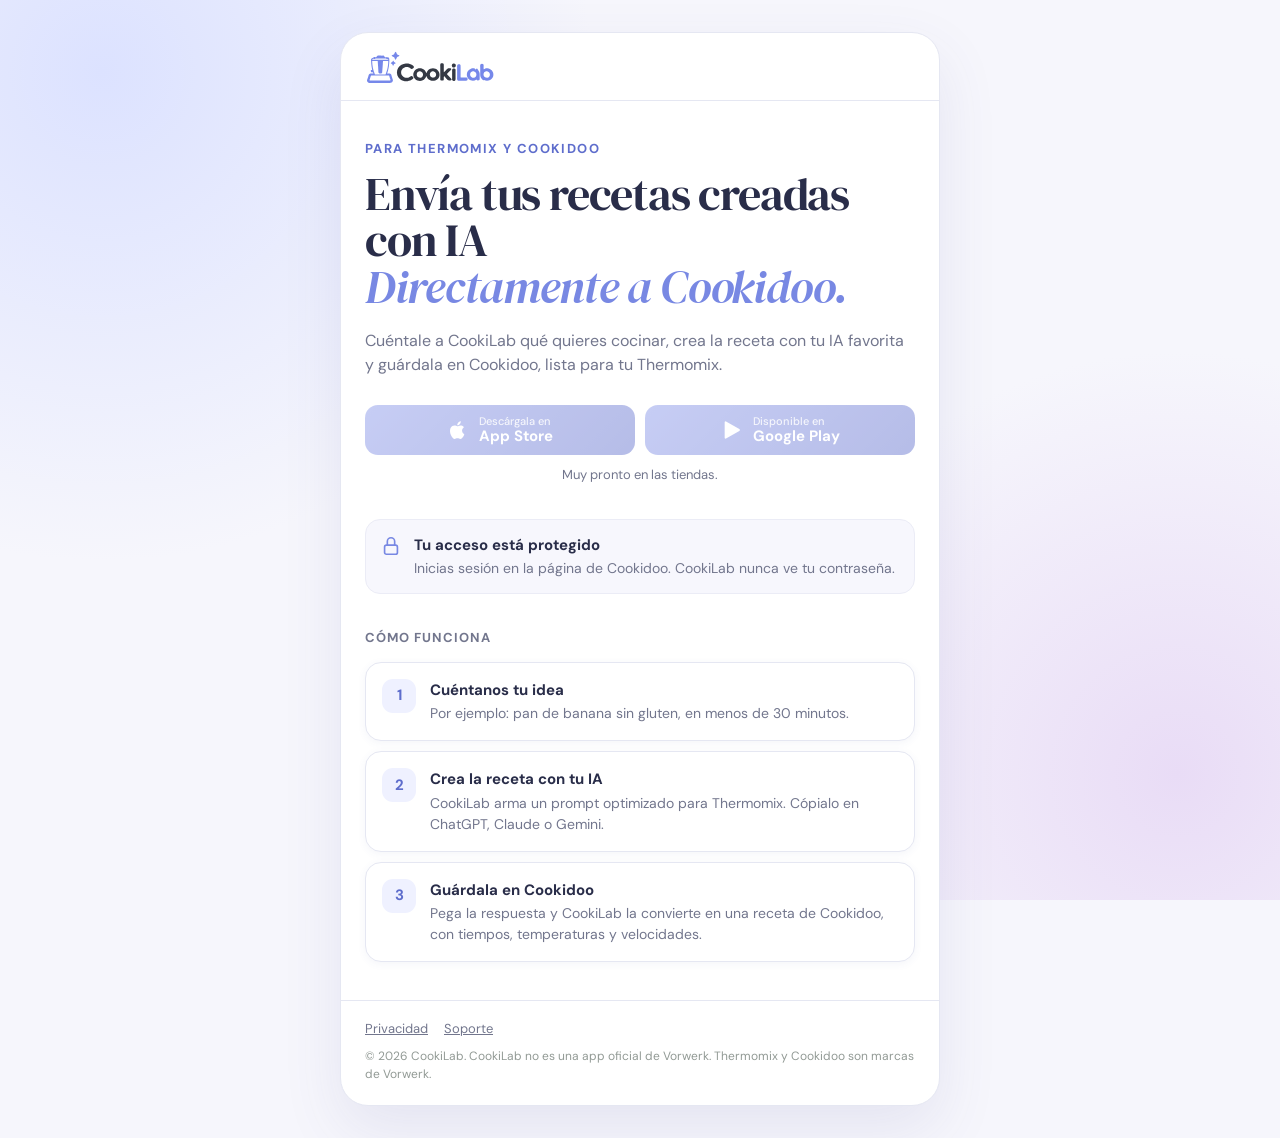
<file: index.html>
<!doctype html>
<html lang="es">
<head>
  <meta charset="utf-8">
  <meta name="viewport" content="width=device-width, initial-scale=1">
  <title>CookiLab · Tus recetas creadas con IA, directo a Cookidoo</title>
  <meta name="description" content="Crea recetas para Thermomix con ChatGPT, Claude o Gemini y guárdalas directamente en Cookidoo con CookiLab.">
  <meta name="theme-color" content="#f6f6fc" media="(prefers-color-scheme: light)">
  <meta name="theme-color" content="#161827" media="(prefers-color-scheme: dark)">
  <meta property="og:title" content="CookiLab">
  <meta property="og:description" content="Envía tus recetas creadas con IA directamente a Cookidoo.">
  <meta property="og:url" content="https://cookilab.app/">
  <meta property="og:image" content="https://cookilab.app/img/icon-512.png">
  <link rel="icon" href="/img/favicon-32.png" type="image/png">
  <link rel="apple-touch-icon" href="/img/apple-touch-icon.png">
  <link rel="preconnect" href="https://fonts.googleapis.com">
  <link rel="preconnect" href="https://fonts.gstatic.com" crossorigin>
  <link href="https://fonts.googleapis.com/css2?family=DM+Sans:wght@400;500;700&family=DM+Serif+Display:ital@0;1&display=swap" rel="stylesheet">
  <link rel="stylesheet" href="/style.css">
</head>
<body>
  <div class="app-card">
    <header class="app-header">
      <a href="/"><img src="/img/logo.svg" alt="CookiLab" width="131" height="34"></a>
    </header>

    <main class="app-body">
      <p class="eyebrow">Para Thermomix y Cookidoo</p>
      <h1 class="hero">Envía tus recetas creadas con&nbsp;IA <em>Directamente a Cookidoo.</em></h1>
      <p class="lead">Cuéntale a CookiLab qué quieres cocinar, crea la receta con tu IA favorita y guárdala en Cookidoo, lista para tu Thermomix.</p>

      <!-- Cuando la app esté publicada: pon el link de la tienda en href y quita la clase "soon". -->
      <div class="stores">
        <a class="button soon" href="#" aria-label="App Store, próximamente">
          <svg viewBox="0 0 24 24" fill="currentColor" aria-hidden="true"><path d="M16.4 12.6c0-2.4 2-3.6 2.1-3.7-1.1-1.7-2.9-1.9-3.5-1.9-1.5-.2-2.9.9-3.7.9-.8 0-1.9-.9-3.2-.8-1.6 0-3.1 1-4 2.4-1.7 3-.4 7.4 1.2 9.8.8 1.2 1.8 2.5 3 2.4 1.2 0 1.7-.8 3.1-.8 1.5 0 1.9.8 3.2.8 1.3 0 2.2-1.2 3-2.4.9-1.4 1.3-2.7 1.3-2.8 0 0-2.5-1-2.5-3.9zM14 5.5c.7-.8 1.1-1.9 1-3-1 0-2.1.7-2.8 1.5-.6.7-1.2 1.8-1 2.9 1.1.1 2.1-.6 2.8-1.4z"/></svg>
          <span><small>Descárgala en</small>App Store</span>
        </a>
        <a class="button soon" href="#" aria-label="Google Play, próximamente">
          <svg viewBox="0 0 24 24" fill="currentColor" aria-hidden="true"><path d="M4 3.5v17a1 1 0 0 0 1.5.9L20 13a1.2 1.2 0 0 0 0-2L5.5 2.6A1 1 0 0 0 4 3.5z"/></svg>
          <span><small>Disponible en</small>Google Play</span>
        </a>
      </div>
      <p class="store-note">Muy pronto en las tiendas.</p>

      <div class="note">
        <svg viewBox="0 0 24 24" fill="none" stroke="currentColor" stroke-width="1.8" stroke-linecap="round" stroke-linejoin="round" aria-hidden="true"><rect x="5" y="11" width="14" height="10" rx="2"/><path d="M8 11V7a4 4 0 0 1 8 0v4"/></svg>
        <div>
          <strong>Tu acceso está protegido</strong>
          <p>Inicias sesión en la página de Cookidoo. CookiLab nunca ve tu contraseña.</p>
        </div>
      </div>

      <h2 class="section">Cómo funciona</h2>
      <ol class="steps">
        <li class="step">
          <span class="step-num">1</span>
          <div><h3>Cuéntanos tu idea</h3><p>Por ejemplo: pan de banana sin gluten, en menos de 30 minutos.</p></div>
        </li>
        <li class="step">
          <span class="step-num">2</span>
          <div><h3>Crea la receta con tu IA</h3><p>CookiLab arma un prompt optimizado para Thermomix. Cópialo en ChatGPT, Claude o Gemini.</p></div>
        </li>
        <li class="step">
          <span class="step-num">3</span>
          <div><h3>Guárdala en Cookidoo</h3><p>Pega la respuesta y CookiLab la convierte en una receta de Cookidoo, con tiempos, temperaturas y velocidades.</p></div>
        </li>
      </ol>
    </main>

    <footer class="app-footer">
      <nav><a href="/privacidad/">Privacidad</a><a href="/soporte/">Soporte</a></nav>
      <p>© 2026 CookiLab. CookiLab no es una app oficial de Vorwerk. Thermomix y Cookidoo son marcas de Vorwerk.</p>
    </footer>
  </div>
</body>
</html>
</file>
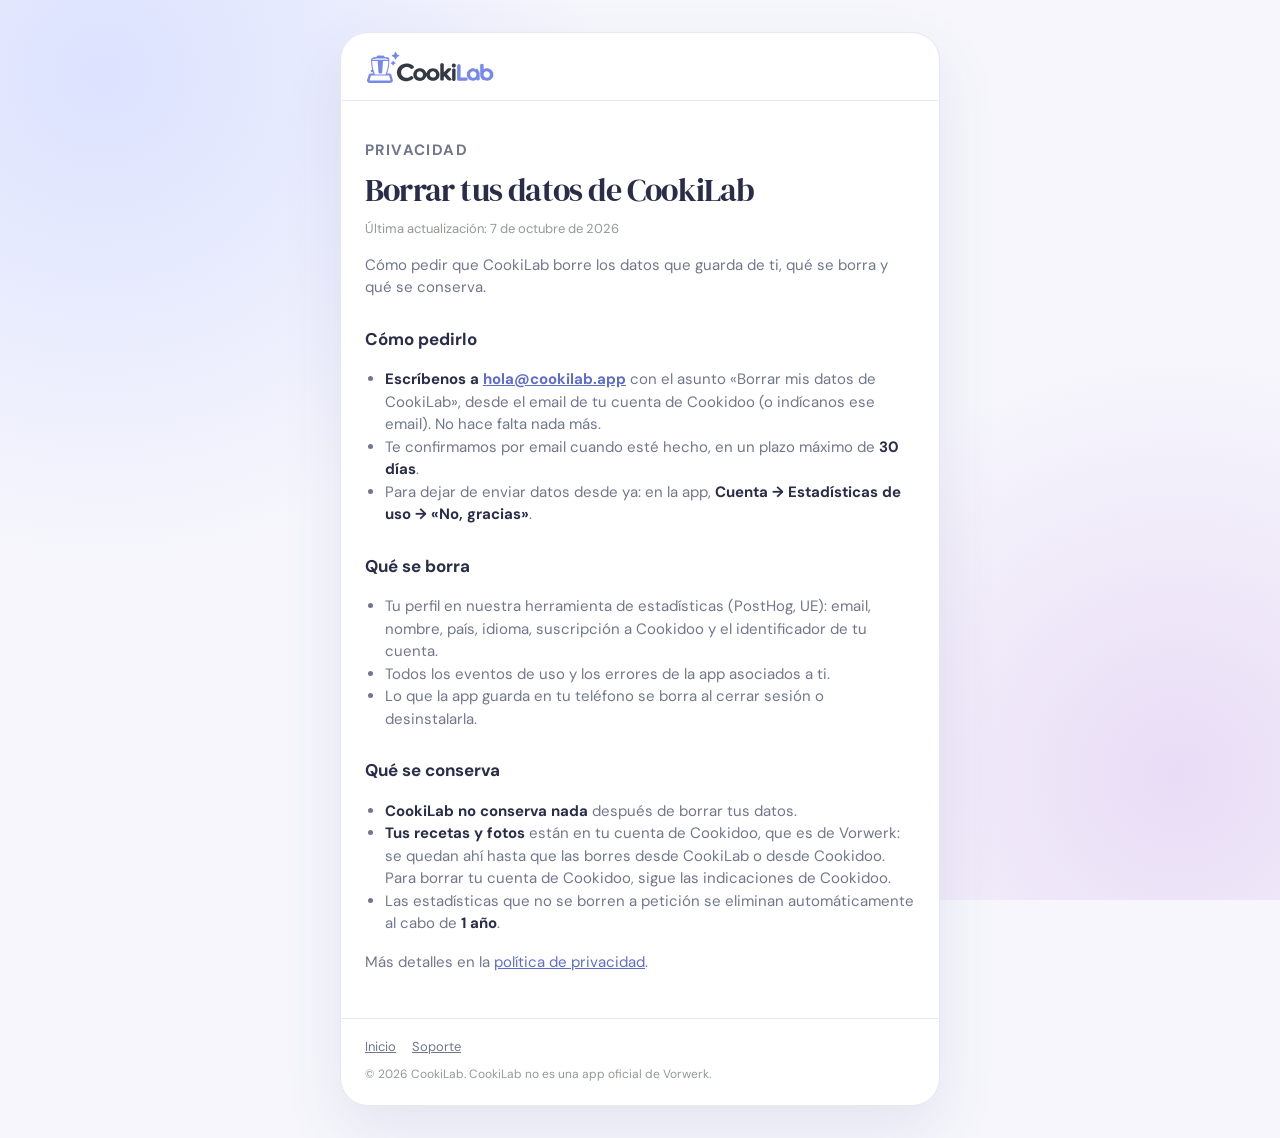
<file: borrar-datos/index.html>
<!doctype html>
<html lang="es">
<head>
  <meta charset="utf-8">
  <meta name="viewport" content="width=device-width, initial-scale=1">
  <title>Borrar tus datos · CookiLab</title>
  <meta name="theme-color" content="#f6f6fc" media="(prefers-color-scheme: light)">
  <meta name="theme-color" content="#161827" media="(prefers-color-scheme: dark)">
  <link rel="icon" href="/img/favicon-32.png" type="image/png">
  <link rel="apple-touch-icon" href="/img/apple-touch-icon.png">
  <link rel="preconnect" href="https://fonts.googleapis.com">
  <link rel="preconnect" href="https://fonts.gstatic.com" crossorigin>
  <link href="https://fonts.googleapis.com/css2?family=DM+Sans:wght@400;500;700&family=DM+Serif+Display:ital@0;1&display=swap" rel="stylesheet">
  <link rel="stylesheet" href="/style.css">
</head>
<body>
  <div class="app-card">
    <header class="app-header">
      <a href="/"><img src="/img/logo.svg" alt="CookiLab" width="131" height="34"></a>
    </header>

    <main class="app-body doc">
      <p class="eyebrow">Privacidad</p>
      <h1 class="display">Borrar tus datos de CookiLab</h1>
      <p class="updated">Última actualización: 7 de octubre de 2026</p>

      <p>Cómo pedir que CookiLab borre los datos que guarda de ti, qué se borra y qué se conserva.</p>

      <h2>Cómo pedirlo</h2>
      <ul>
        <li><strong>Escríbenos a <a href="mailto:hola@cookilab.app?subject=Borrar%20mis%20datos%20de%20CookiLab">hola@cookilab.app</a></strong> con el asunto «Borrar mis datos de CookiLab», desde el email de tu cuenta de Cookidoo (o indícanos ese email). No hace falta nada más.</li>
        <li>Te confirmamos por email cuando esté hecho, en un plazo máximo de <strong>30 días</strong>.</li>
        <li>Para dejar de enviar datos desde ya: en la app, <strong>Cuenta → Estadísticas de uso → «No, gracias»</strong>.</li>
      </ul>

      <h2>Qué se borra</h2>
      <ul>
        <li>Tu perfil en nuestra herramienta de estadísticas (PostHog, UE): email, nombre, país, idioma, suscripción a Cookidoo y el identificador de tu cuenta.</li>
        <li>Todos los eventos de uso y los errores de la app asociados a ti.</li>
        <li>Lo que la app guarda en tu teléfono se borra al cerrar sesión o desinstalarla.</li>
      </ul>

      <h2>Qué se conserva</h2>
      <ul>
        <li><strong>CookiLab no conserva nada</strong> después de borrar tus datos.</li>
        <li><strong>Tus recetas y fotos</strong> están en tu cuenta de Cookidoo, que es de Vorwerk: se quedan ahí hasta que las borres desde CookiLab o desde Cookidoo. Para borrar tu cuenta de Cookidoo, sigue las indicaciones de Cookidoo.</li>
        <li>Las estadísticas que no se borren a petición se eliminan automáticamente al cabo de <strong>1 año</strong>.</li>
      </ul>

      <p>Más detalles en la <a href="/privacidad/">política de privacidad</a>.</p>
    </main>

    <footer class="app-footer">
      <nav><a href="/">Inicio</a><a href="/soporte/">Soporte</a></nav>
      <p>© 2026 CookiLab. CookiLab no es una app oficial de Vorwerk.</p>
    </footer>
  </div>
</body>
</html>
</file>
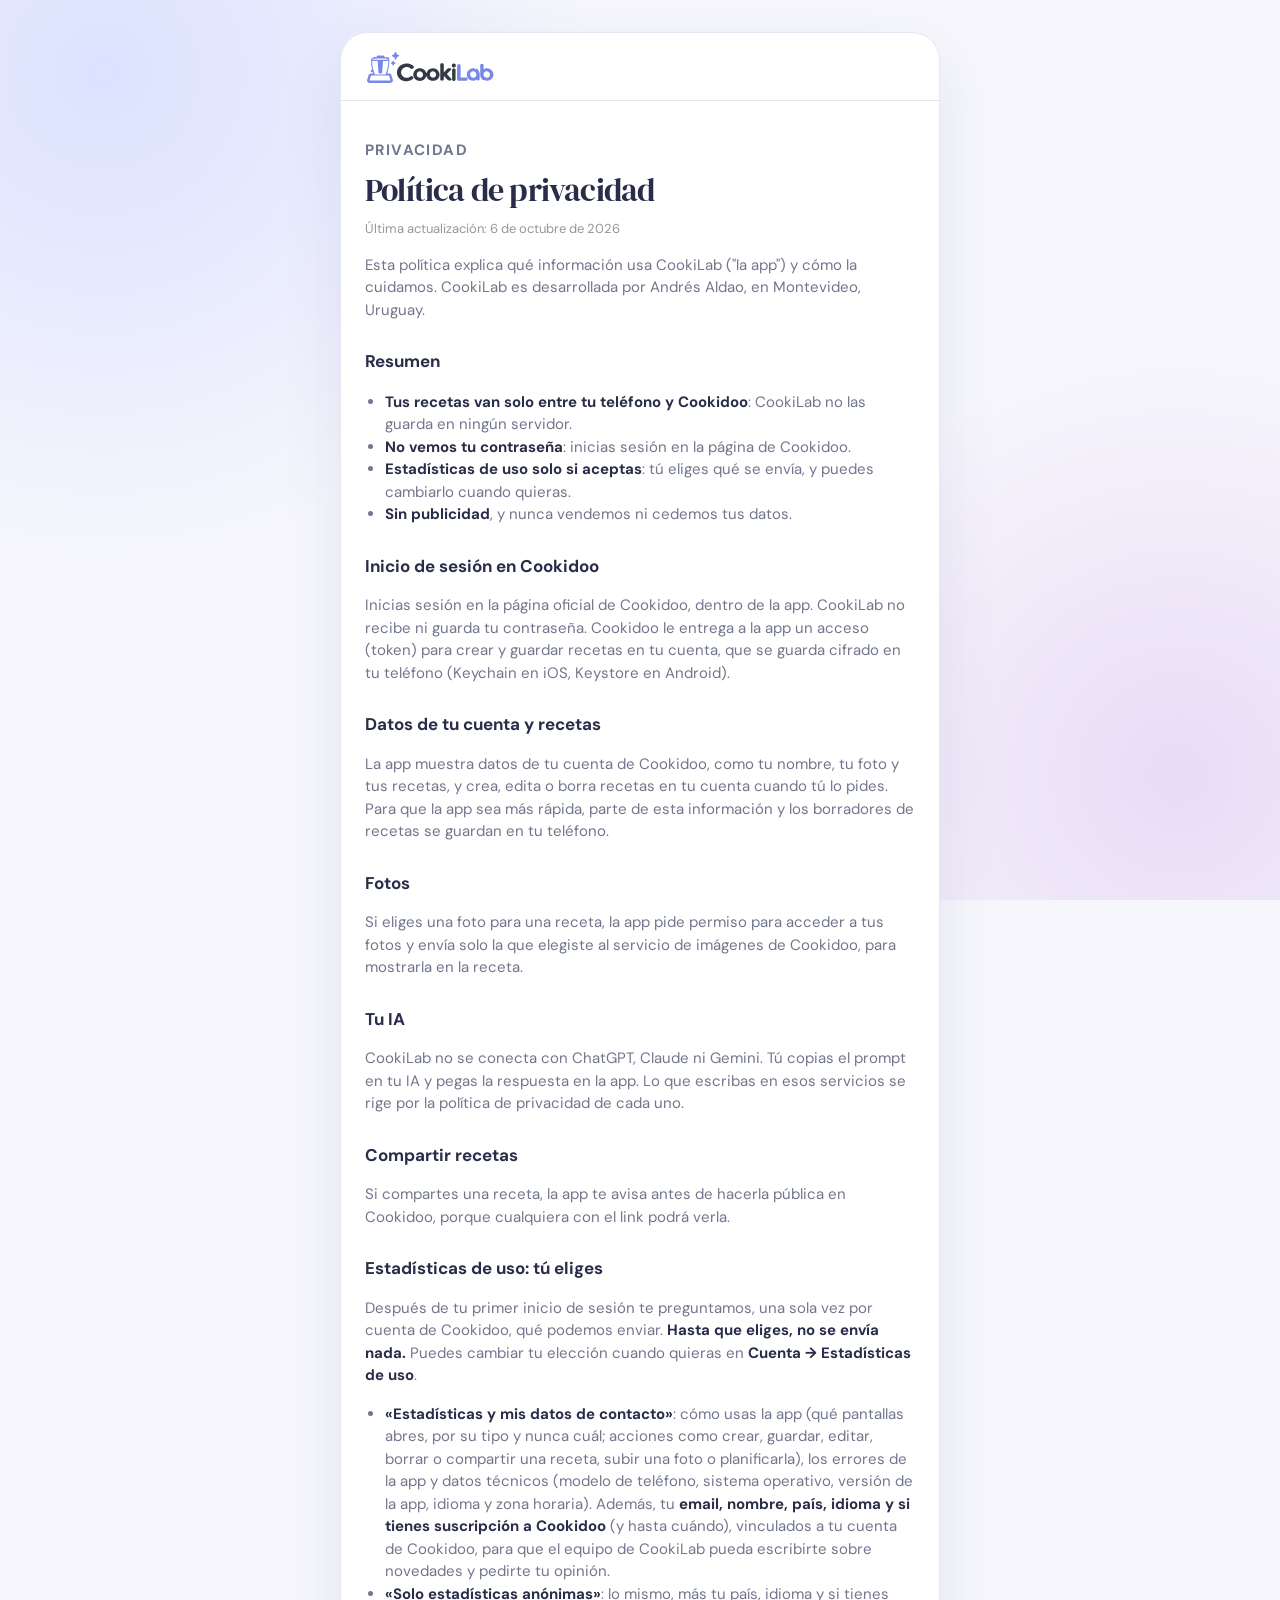
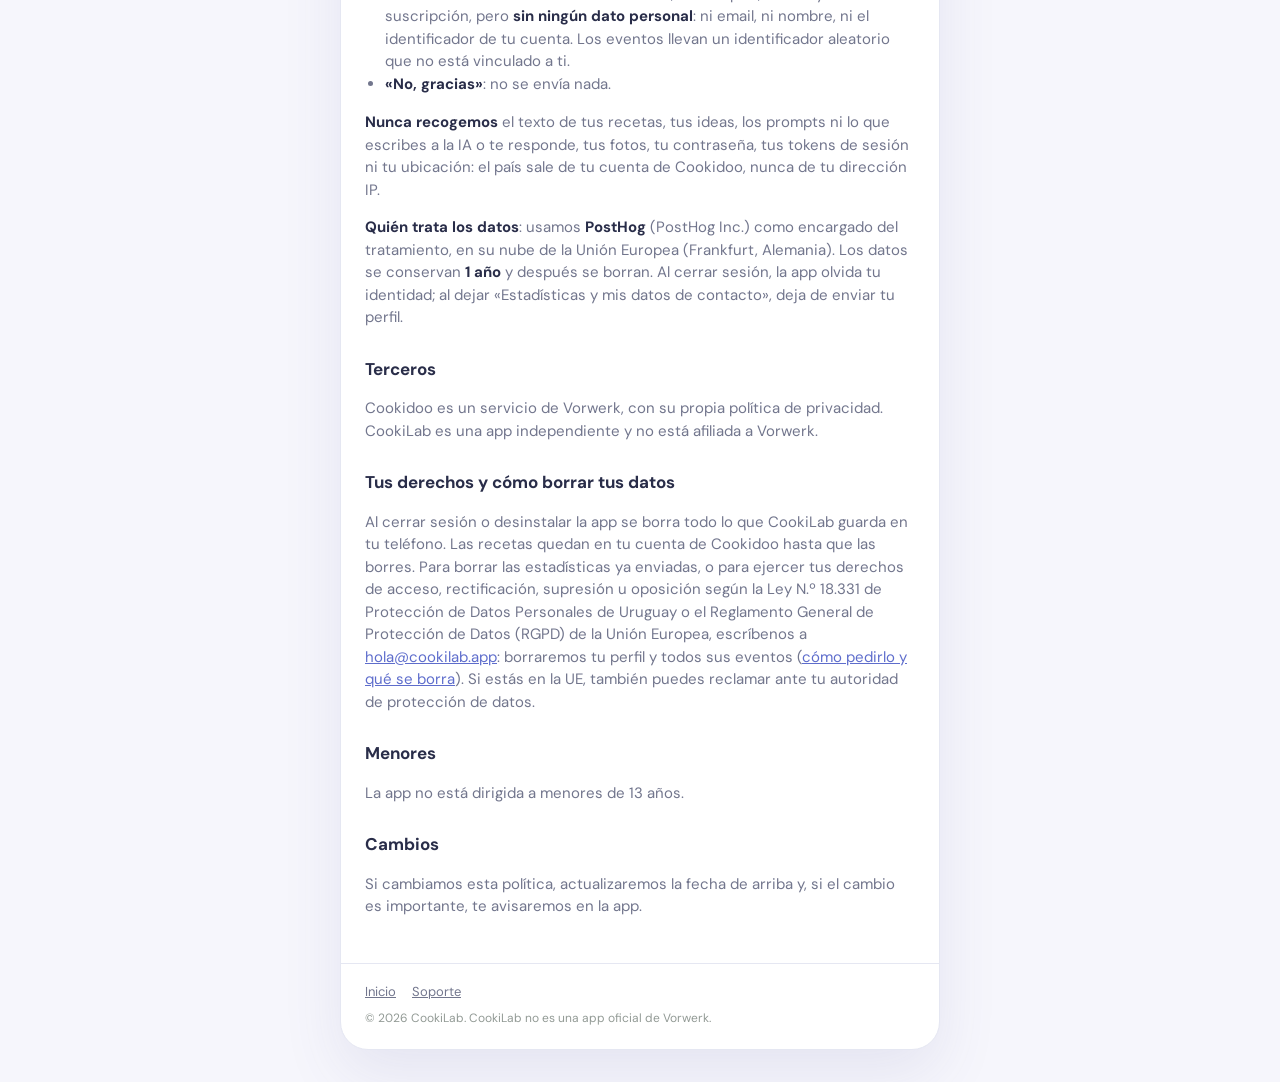
<file: privacidad/index.html>
<!doctype html>
<html lang="es">
<head>
  <meta charset="utf-8">
  <meta name="viewport" content="width=device-width, initial-scale=1">
  <title>Política de privacidad · CookiLab</title>
  <meta name="theme-color" content="#f6f6fc" media="(prefers-color-scheme: light)">
  <meta name="theme-color" content="#161827" media="(prefers-color-scheme: dark)">
  <link rel="icon" href="/img/favicon-32.png" type="image/png">
  <link rel="apple-touch-icon" href="/img/apple-touch-icon.png">
  <link rel="preconnect" href="https://fonts.googleapis.com">
  <link rel="preconnect" href="https://fonts.gstatic.com" crossorigin>
  <link href="https://fonts.googleapis.com/css2?family=DM+Sans:wght@400;500;700&family=DM+Serif+Display:ital@0;1&display=swap" rel="stylesheet">
  <link rel="stylesheet" href="/style.css">
</head>
<body>
  <div class="app-card">
    <header class="app-header">
      <a href="/"><img src="/img/logo.svg" alt="CookiLab" width="131" height="34"></a>
    </header>

    <!-- Mantener igual que docs/PRIVACY.md en el repo de la app (cookilab). -->
    <main class="app-body doc">
      <p class="eyebrow">Privacidad</p>
      <h1 class="display">Política de privacidad</h1>
      <p class="updated">Última actualización: 6 de octubre de 2026</p>

      <p>Esta política explica qué información usa CookiLab ("la app") y cómo la cuidamos. CookiLab es desarrollada por Andrés Aldao, en Montevideo, Uruguay.</p>

      <h2>Resumen</h2>
      <ul>
        <li><strong>Tus recetas van solo entre tu teléfono y Cookidoo</strong>: CookiLab no las guarda en ningún servidor.</li>
        <li><strong>No vemos tu contraseña</strong>: inicias sesión en la página de Cookidoo.</li>
        <li><strong>Estadísticas de uso solo si aceptas</strong>: tú eliges qué se envía, y puedes cambiarlo cuando quieras.</li>
        <li><strong>Sin publicidad</strong>, y nunca vendemos ni cedemos tus datos.</li>
      </ul>

      <h2>Inicio de sesión en Cookidoo</h2>
      <p>Inicias sesión en la página oficial de Cookidoo, dentro de la app. CookiLab no recibe ni guarda tu contraseña. Cookidoo le entrega a la app un acceso (token) para crear y guardar recetas en tu cuenta, que se guarda cifrado en tu teléfono (Keychain en iOS, Keystore en Android).</p>

      <h2>Datos de tu cuenta y recetas</h2>
      <p>La app muestra datos de tu cuenta de Cookidoo, como tu nombre, tu foto y tus recetas, y crea, edita o borra recetas en tu cuenta cuando tú lo pides. Para que la app sea más rápida, parte de esta información y los borradores de recetas se guardan en tu teléfono.</p>

      <h2>Fotos</h2>
      <p>Si eliges una foto para una receta, la app pide permiso para acceder a tus fotos y envía solo la que elegiste al servicio de imágenes de Cookidoo, para mostrarla en la receta.</p>

      <h2>Tu IA</h2>
      <p>CookiLab no se conecta con ChatGPT, Claude ni Gemini. Tú copias el prompt en tu IA y pegas la respuesta en la app. Lo que escribas en esos servicios se rige por la política de privacidad de cada uno.</p>

      <h2>Compartir recetas</h2>
      <p>Si compartes una receta, la app te avisa antes de hacerla pública en Cookidoo, porque cualquiera con el link podrá verla.</p>

      <h2>Estadísticas de uso: tú eliges</h2>
      <p>Después de tu primer inicio de sesión te preguntamos, una sola vez por cuenta de Cookidoo, qué podemos enviar. <strong>Hasta que eliges, no se envía nada.</strong> Puedes cambiar tu elección cuando quieras en <strong>Cuenta → Estadísticas de uso</strong>.</p>
      <ul>
        <li><strong>«Estadísticas y mis datos de contacto»</strong>: cómo usas la app (qué pantallas abres, por su tipo y nunca cuál; acciones como crear, guardar, editar, borrar o compartir una receta, subir una foto o planificarla), los errores de la app y datos técnicos (modelo de teléfono, sistema operativo, versión de la app, idioma y zona horaria). Además, tu <strong>email, nombre, país, idioma y si tienes suscripción a Cookidoo</strong> (y hasta cuándo), vinculados a tu cuenta de Cookidoo, para que el equipo de CookiLab pueda escribirte sobre novedades y pedirte tu opinión.</li>
        <li><strong>«Solo estadísticas anónimas»</strong>: lo mismo, más tu país, idioma y si tienes suscripción, pero <strong>sin ningún dato personal</strong>: ni email, ni nombre, ni el identificador de tu cuenta. Los eventos llevan un identificador aleatorio que no está vinculado a ti.</li>
        <li><strong>«No, gracias»</strong>: no se envía nada.</li>
      </ul>
      <p><strong>Nunca recogemos</strong> el texto de tus recetas, tus ideas, los prompts ni lo que escribes a la IA o te responde, tus fotos, tu contraseña, tus tokens de sesión ni tu ubicación: el país sale de tu cuenta de Cookidoo, nunca de tu dirección IP.</p>
      <p><strong>Quién trata los datos</strong>: usamos <strong>PostHog</strong> (PostHog Inc.) como encargado del tratamiento, en su nube de la Unión Europea (Frankfurt, Alemania). Los datos se conservan <strong>1 año</strong> y después se borran. Al cerrar sesión, la app olvida tu identidad; al dejar «Estadísticas y mis datos de contacto», deja de enviar tu perfil.</p>

      <h2>Terceros</h2>
      <p>Cookidoo es un servicio de Vorwerk, con su propia política de privacidad. CookiLab es una app independiente y no está afiliada a Vorwerk.</p>

      <h2>Tus derechos y cómo borrar tus datos</h2>
      <p>Al cerrar sesión o desinstalar la app se borra todo lo que CookiLab guarda en tu teléfono. Las recetas quedan en tu cuenta de Cookidoo hasta que las borres. Para borrar las estadísticas ya enviadas, o para ejercer tus derechos de acceso, rectificación, supresión u oposición según la Ley N.º 18.331 de Protección de Datos Personales de Uruguay o el Reglamento General de Protección de Datos (RGPD) de la Unión Europea, escríbenos a <a href="mailto:hola@cookilab.app">hola@cookilab.app</a>: borraremos tu perfil y todos sus eventos (<a href="/borrar-datos/">cómo pedirlo y qué se borra</a>). Si estás en la UE, también puedes reclamar ante tu autoridad de protección de datos.</p>

      <h2>Menores</h2>
      <p>La app no está dirigida a menores de 13 años.</p>

      <h2>Cambios</h2>
      <p>Si cambiamos esta política, actualizaremos la fecha de arriba y, si el cambio es importante, te avisaremos en la app.</p>
    </main>

    <footer class="app-footer">
      <nav><a href="/">Inicio</a><a href="/soporte/">Soporte</a></nav>
      <p>© 2026 CookiLab. CookiLab no es una app oficial de Vorwerk.</p>
    </footer>
  </div>
</body>
</html>
</file>
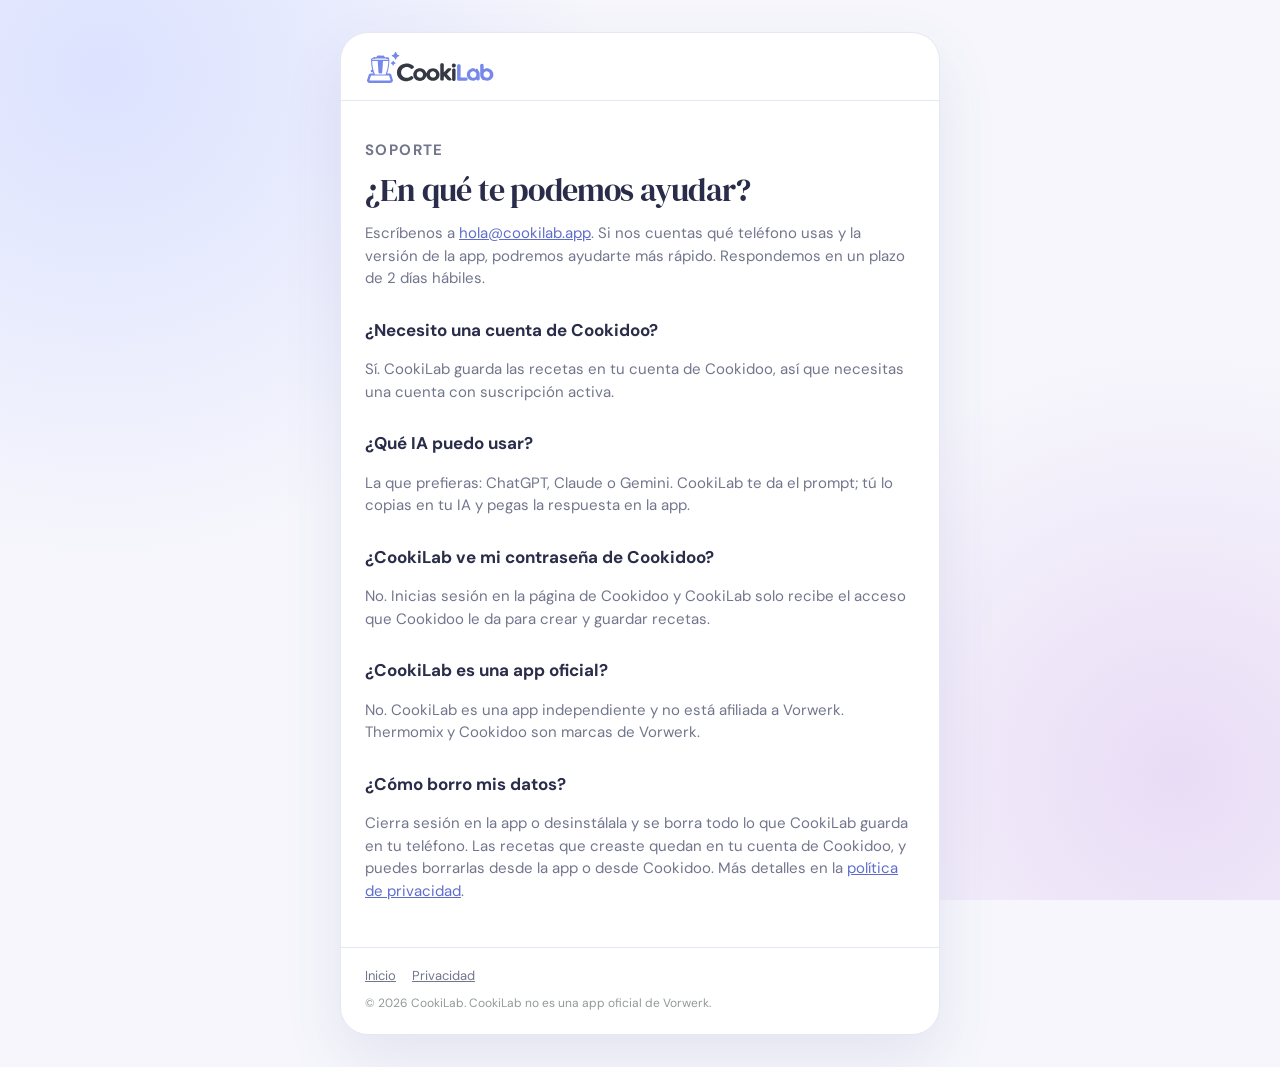
<file: soporte/index.html>
<!doctype html>
<html lang="es">
<head>
  <meta charset="utf-8">
  <meta name="viewport" content="width=device-width, initial-scale=1">
  <title>Soporte · CookiLab</title>
  <meta name="theme-color" content="#f6f6fc" media="(prefers-color-scheme: light)">
  <meta name="theme-color" content="#161827" media="(prefers-color-scheme: dark)">
  <link rel="icon" href="/img/favicon-32.png" type="image/png">
  <link rel="apple-touch-icon" href="/img/apple-touch-icon.png">
  <link rel="preconnect" href="https://fonts.googleapis.com">
  <link rel="preconnect" href="https://fonts.gstatic.com" crossorigin>
  <link href="https://fonts.googleapis.com/css2?family=DM+Sans:wght@400;500;700&family=DM+Serif+Display:ital@0;1&display=swap" rel="stylesheet">
  <link rel="stylesheet" href="/style.css">
</head>
<body>
  <div class="app-card">
    <header class="app-header">
      <a href="/"><img src="/img/logo.svg" alt="CookiLab" width="131" height="34"></a>
    </header>

    <main class="app-body doc">
      <p class="eyebrow">Soporte</p>
      <h1 class="display">¿En qué te podemos ayudar?</h1>
      <p>Escríbenos a <a href="mailto:hola@cookilab.app">hola@cookilab.app</a>. Si nos cuentas qué teléfono usas y la versión de la app, podremos ayudarte más rápido. Respondemos en un plazo de 2 días hábiles.</p>

      <h2>¿Necesito una cuenta de Cookidoo?</h2>
      <p>Sí. CookiLab guarda las recetas en tu cuenta de Cookidoo, así que necesitas una cuenta con suscripción activa.</p>

      <h2>¿Qué IA puedo usar?</h2>
      <p>La que prefieras: ChatGPT, Claude o Gemini. CookiLab te da el prompt; tú lo copias en tu IA y pegas la respuesta en la app.</p>

      <h2>¿CookiLab ve mi contraseña de Cookidoo?</h2>
      <p>No. Inicias sesión en la página de Cookidoo y CookiLab solo recibe el acceso que Cookidoo le da para crear y guardar recetas.</p>

      <h2>¿CookiLab es una app oficial?</h2>
      <p>No. CookiLab es una app independiente y no está afiliada a Vorwerk. Thermomix y Cookidoo son marcas de Vorwerk.</p>

      <h2>¿Cómo borro mis datos?</h2>
      <p>Cierra sesión en la app o desinstálala y se borra todo lo que CookiLab guarda en tu teléfono. Las recetas que creaste quedan en tu cuenta de Cookidoo, y puedes borrarlas desde la app o desde Cookidoo. Más detalles en la <a href="/privacidad/">política de privacidad</a>.</p>
    </main>

    <footer class="app-footer">
      <nav><a href="/">Inicio</a><a href="/privacidad/">Privacidad</a></nav>
      <p>© 2026 CookiLab. CookiLab no es una app oficial de Vorwerk.</p>
    </footer>
  </div>
</body>
</html>
</file>
<file: style.css>
/* Tokens from cookilab/design/tokens.json */
:root {
  --cream: #f6f6fc;
  --paper: #ffffff;
  --note: #f7f7fd;
  --line: #e5e7f2;
  --line-note: #ebecf6;
  --ink: #292d49;
  --muted: #72768d;
  --faint: #929a95;
  --brand: #7888e3;
  --brand-text: #5e6dcc;
  --brand-soft: #eff1ff;
  --gradient-from: #8392e9;
  --gradient-to: #5e6dcc;
  --on-brand: #ffffff;
  --blob-1: #dce2ff;
  --blob-2: #e9dcf6;
  --shadow-item: 0 2px 8px rgba(75, 83, 145, 0.06);
  --shadow-primary: 0 10px 28px rgba(120, 136, 227, 0.3);
  --shadow-card: 0 24px 60px rgba(75, 83, 145, 0.1);
  --serif: "DM Serif Display", Georgia, serif;
  --sans: "DM Sans", ui-sans-serif, system-ui, sans-serif;
}
@media (prefers-color-scheme: dark) {
  :root {
    --cream: #161827;
    --paper: #1f2236;
    --note: #232641;
    --line: #33375a;
    --line-note: #33375a;
    --ink: #ecedf7;
    --muted: #a3a7c2;
    --faint: #8a8fae;
    --brand: #9aa6f0;
    --brand-text: #b3bcf5;
    --brand-soft: #262a4a;
    --gradient-from: #7485e4;
    --gradient-to: #5363c2;
    --blob-1: #23284a;
    --blob-2: #2a2340;
    --shadow-item: 0 0 0 1px rgba(255, 255, 255, 0.04);
    --shadow-primary: 0 10px 28px rgba(0, 0, 0, 0.45);
    --shadow-card: 0 24px 60px rgba(0, 0, 0, 0.35);
  }
}

* { box-sizing: border-box; }
html, body { margin: 0; }
body {
  min-height: 100vh;
  font-family: var(--sans);
  font-size: 16px;
  line-height: 1.5;
  color: var(--ink);
  background:
    radial-gradient(circle at 8% 8%, var(--blob-1), transparent 34%),
    radial-gradient(circle at 92% 86%, var(--blob-2), transparent 30%),
    var(--cream);
  background-attachment: fixed;
  padding: 32px 16px;
}
a { color: var(--brand-text); }

.app-card {
  width: min(100%, 600px);
  margin: 0 auto;
  background: var(--paper);
  border: 1px solid var(--line);
  border-radius: 28px;
  box-shadow: var(--shadow-card);
  overflow: hidden;
}
.app-header {
  display: flex; align-items: center;
  height: 68px; padding: 0 24px;
  border-bottom: 1px solid var(--line);
}
.app-header img { height: 34px; width: auto; display: block; }
.app-body { padding: 38px 24px 30px; }

/* Type */
.eyebrow {
  font-size: 13px; font-weight: 700; letter-spacing: 1.4px; text-transform: uppercase;
  color: var(--brand-text); margin: 0 0 12px;
}
.hero {
  font-family: var(--serif); font-weight: 400;
  font-size: 39px; line-height: 1.02; letter-spacing: -1.2px;
  margin: 0 0 18px;
}
.hero em { display: block; color: var(--brand); }
.display {
  font-family: var(--serif); font-weight: 400;
  font-size: 32px; line-height: 1.06; letter-spacing: -0.8px;
  margin: 0 0 12px;
}
.lead { color: var(--muted); font-size: 16px; margin: 0 0 28px; }
.section {
  font-size: 13px; font-weight: 700; letter-spacing: 1px; text-transform: uppercase;
  color: var(--muted); margin: 0 0 14px;
}
@media (min-width: 420px) {
  .hero { font-size: 46px; }
}

/* Store buttons */
.stores { display: grid; gap: 10px; margin-bottom: 10px; }
@media (min-width: 480px) { .stores { grid-template-columns: 1fr 1fr; } }
.button {
  display: flex; align-items: center; justify-content: center; gap: 10px;
  min-height: 50px; padding: 8px 20px; border-radius: 13px;
  color: var(--on-brand); text-decoration: none;
  background: linear-gradient(135deg, var(--gradient-from), var(--gradient-to));
  box-shadow: var(--shadow-primary);
  font-weight: 700; font-size: 15px; line-height: 1.15;
  transition: transform .18s, box-shadow .18s;
}
.button:hover { transform: translateY(-1px); }
.button svg { width: 22px; height: 22px; flex: none; }
.button span { text-align: left; }
.button small { display: block; font-weight: 500; font-size: 11px; opacity: .85; }
.button.soon { opacity: .45; pointer-events: none; box-shadow: none; }
.store-note { font-size: 13px; color: var(--muted); margin: 0 0 34px; text-align: center; }

/* Note */
.note {
  display: flex; gap: 12px; padding: 14px;
  background: var(--note); border: 1px solid var(--line-note); border-radius: 15px;
  margin-bottom: 34px;
}
.note svg { width: 22px; height: 22px; color: var(--brand); flex: none; margin-top: 1px; }
.note strong { display: block; font-size: 15px; }
.note p { margin: 2px 0 0; color: var(--muted); font-size: 14px; }

/* Steps */
.steps { list-style: none; padding: 0; margin: 0 0 8px; display: grid; gap: 10px; }
.step {
  display: flex; gap: 14px; align-items: flex-start;
  padding: 16px; background: var(--paper);
  border: 1px solid var(--line); border-radius: 16px; box-shadow: var(--shadow-item);
}
.step-num {
  width: 34px; height: 34px; flex: none; border-radius: 11px;
  display: grid; place-items: center;
  background: var(--brand-soft); color: var(--brand-text); font-weight: 700; font-size: 15px;
}
.step h3 { margin: 0 0 2px; font-size: 15px; font-weight: 700; }
.step p { margin: 0; color: var(--muted); font-size: 14px; }

/* Documents (privacy, support) */
.doc h2 { font-size: 17px; font-weight: 700; margin: 28px 0 6px; }
.doc p, .doc li { color: var(--muted); font-size: 15px; }
.doc p strong, .doc li strong { color: var(--ink); }
.doc .updated { font-size: 13px; color: var(--faint); margin: 0 0 8px; }
.doc ul { padding-left: 20px; }

/* Footer */
.app-footer {
  border-top: 1px solid var(--line); padding: 18px 24px 22px;
  font-size: 12px; color: var(--faint);
}
.app-footer nav { display: flex; gap: 16px; margin-bottom: 8px; font-size: 13px; }
.app-footer nav a { color: var(--muted); }
.app-footer p { margin: 0; }
</file>
